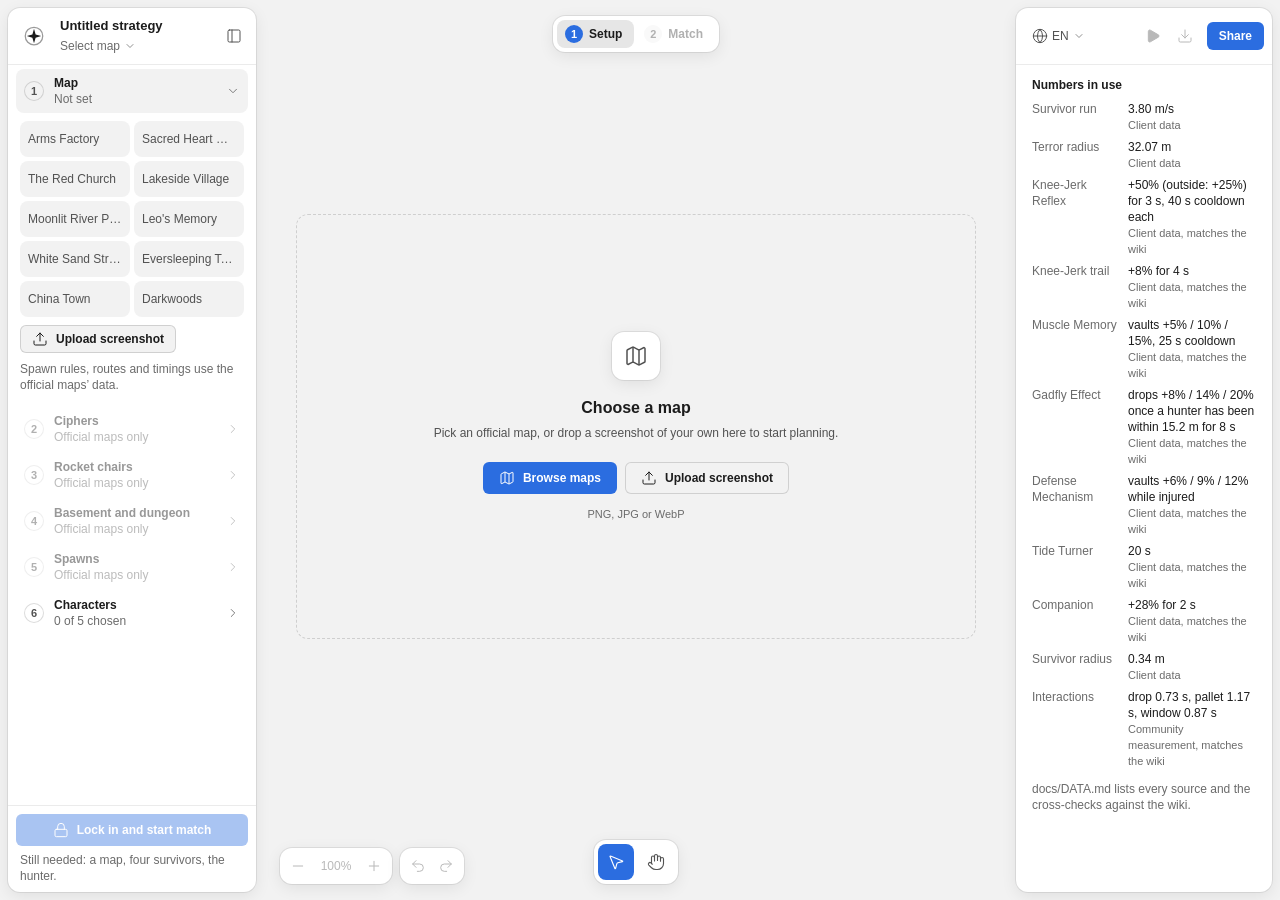
<file: idv-tactic/index.html>
<!doctype html>
<html lang="en">
  <head>
    <meta charset="UTF-8" />
    <link rel="icon" type="image/svg+xml" href="./favicon.svg" />
    <meta name="viewport" content="width=device-width, initial-scale=1.0, viewport-fit=cover" />
    <meta name="color-scheme" content="dark light" />
    <meta name="theme-color" content="#181818" />
    <meta name="description" content="Plan Identity V matches: kite routes, cipher priority, rescues and hunter patrols." />
    <title>IDV Tactics Board</title>
    <script>
      // Apply the saved theme before first paint; src/lib/state/theme.svelte.ts takes over.
      try {
        var theme = localStorage.getItem('idv-tactics.theme')
        if (theme !== 'light' && theme !== 'dark') {
          theme = matchMedia('(prefers-color-scheme: light)').matches ? 'light' : 'dark'
        }
        document.documentElement.dataset.theme = theme
      } catch (error) {}
    </script>
    <script type="module" crossorigin src="./assets/index-IqpgUMIC.js"></script>
    <link rel="stylesheet" crossorigin href="./assets/index-BHr_GlSF.css">
  </head>
  <body>
    <div id="app"></div>
  </body>
</html>
</file>
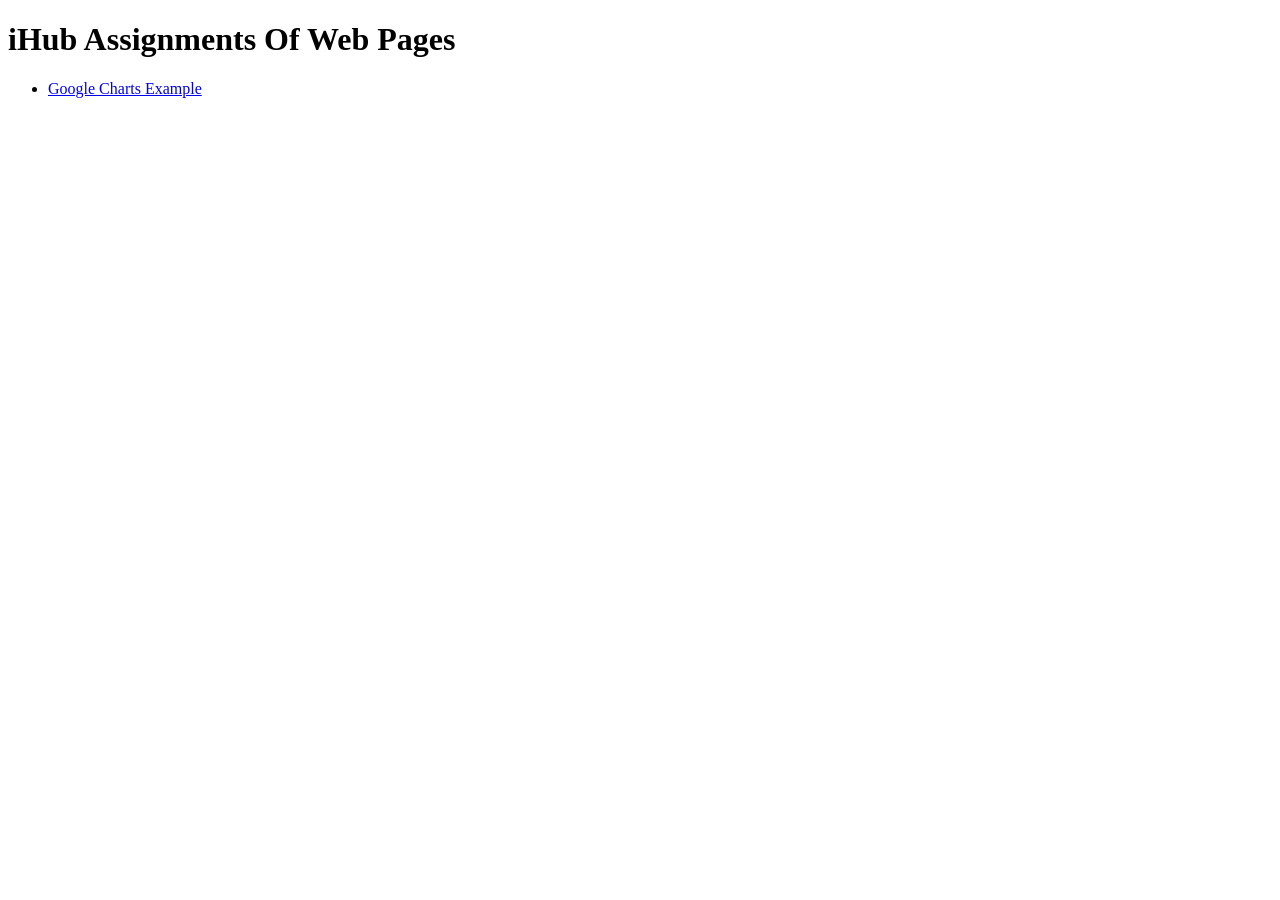
<file: new/index.html>
<!DOCTYPE html>
<html lang="en">
<head>
    <meta charset="UTF-8">
    <meta name="viewport" content="width=device-width, initial-scale=1.0">
    <title>Document</title>
</head>
<body>
    <!-- a cataglog using a link -->
    <h1>iHub Assignments Of Web Pages</h1>
    <ul>
        <li><a href="./ihub/googlecharts.html">Google Charts Example</a></li>
    </ul>
    

</body>
</html>
</file>
